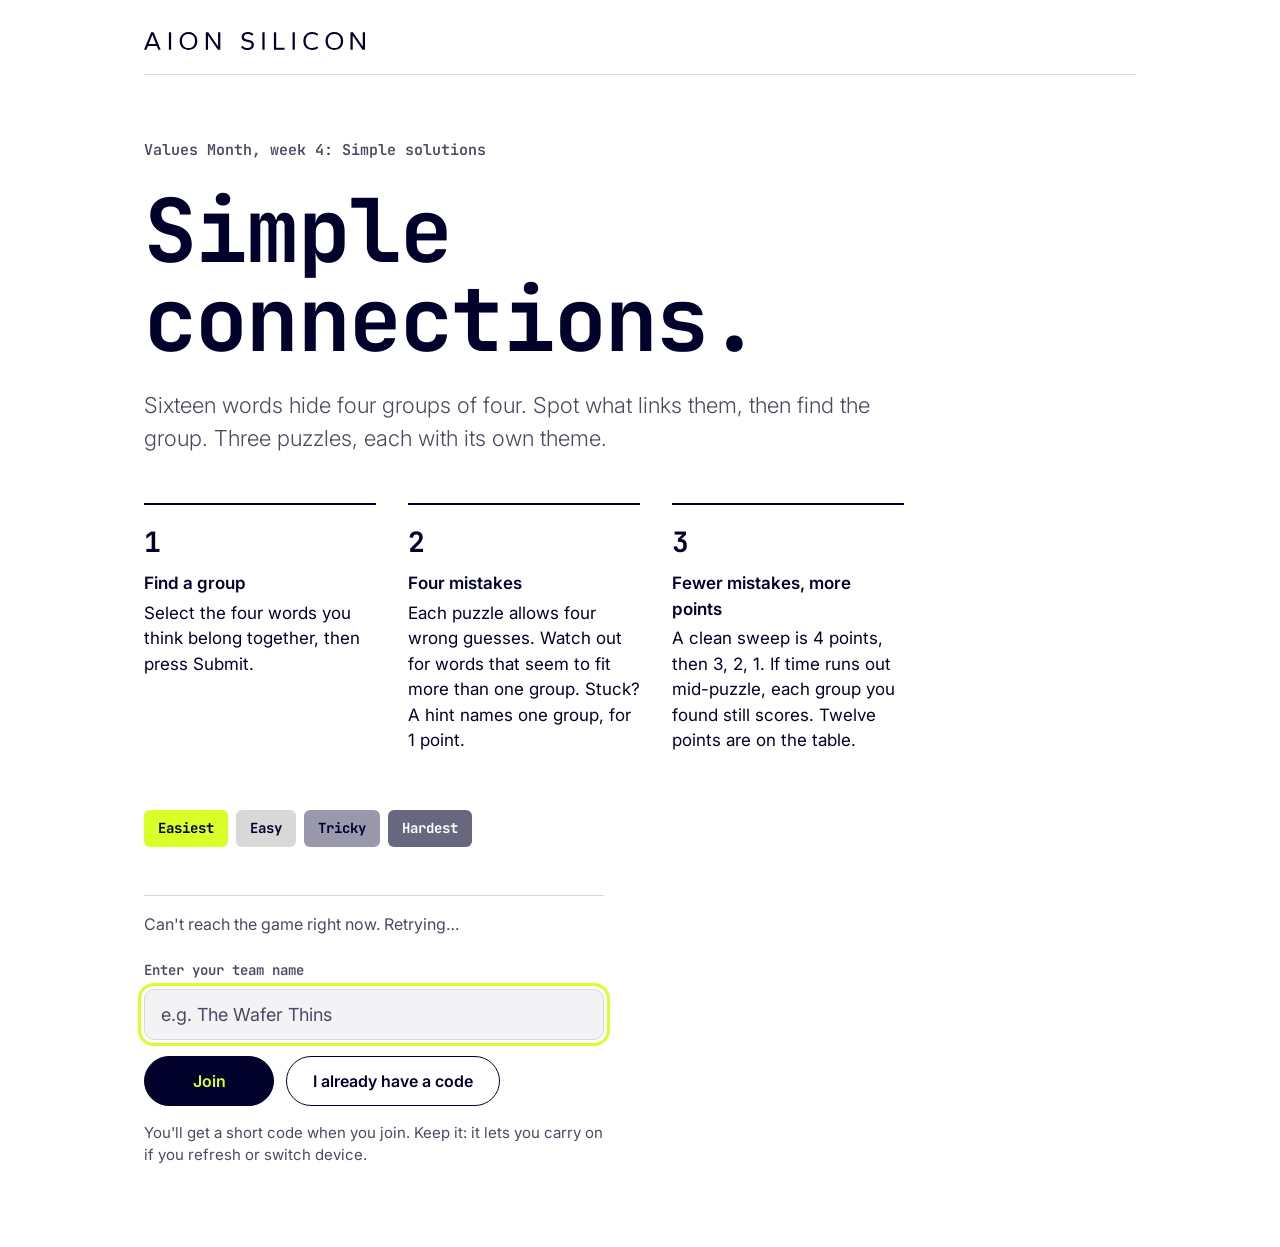
<file: index.html>
<!DOCTYPE html>
<html lang="en">
<head>
<meta charset="utf-8">
<meta name="viewport" content="width=device-width, initial-scale=1, viewport-fit=cover">
<script>
/* Freshness check. Browsers may keep an old copy of this page for up to ten
   minutes after an upload. If version.json says a newer version is live,
   reload into it, once. dev\stamp-version.ps1 sets the version. */
window.SC_VERSION = "20261120-1624";
(function () {
  try {
    fetch("version.json?t=" + Date.now(), { cache: "no-store" })
      .then(function (r) { return r.ok ? r.json() : null; })
      .then(function (v) {
        if (!v || !v.version || v.version === window.SC_VERSION) return;
        var seen = "simple-connections:fresh:" + v.version;
        if (sessionStorage.getItem(seen)) return;
        sessionStorage.setItem(seen, "1");
        location.replace(location.pathname + "?v=" + encodeURIComponent(v.version) + location.hash);
      })
      .catch(function () {});
  } catch (e) {}
})();
</script>
<title>Simple connections</title>
<link rel="icon" href="assets/favicon.svg">
<link rel="preconnect" href="https://fonts.googleapis.com">
<link rel="preconnect" href="https://fonts.gstatic.com" crossorigin>
<link href="https://fonts.googleapis.com/css2?family=Inter:wght@300;400;500;600&family=JetBrains+Mono:wght@500;600;700&display=swap" rel="stylesheet">
<link rel="stylesheet" href="assets/style.css?v=20261120-1624">
</head>
<body>
<div class="wrap">
  <header>
    <div>
      <img class="logo logo-light" alt="Aion Silicon" src="assets/logo-light.svg">
      <img class="logo logo-dark" alt="Aion Silicon" src="assets/logo-dark.svg">
    </div>
    <nav class="tabs" id="tabs" aria-label="Puzzles" hidden></nav>
    <div class="whoami" id="whoami" hidden>
      <span class="timer" id="timer" role="timer" aria-live="off" hidden><small id="timerLabel">Time left</small><span id="timerText">—</span></span>
      <span><b id="whoName"></b></span>
      <span class="codepill" id="whoCode" title="Your team code: use it to get back in"></span>
    </div>
  </header>

  <!-- 0. Not connected to a database yet -->
  <section class="intro" id="setup" hidden>
    <p class="kicker">Simple connections</p>
    <h1>Not set up yet.</h1>
    <p class="lede" id="setupMsg">This copy of the game isn't connected to its database. If you're the host, fill in <code>config.js</code> as the setup guide describes, then reload this page.</p>
  </section>

  <!-- 1. Join -->
  <section class="intro" id="join" hidden>
    <p class="kicker">Values Month, week 4: Simple solutions</p>
    <h1>Simple connections.</h1>
    <p class="lede">Sixteen words hide four groups of four. Spot what links them, then find the group. <span id="introPuzzles">Three puzzles</span>, each with its own theme.</p>
    <ol class="rules">
      <li><b>Find a group</b>Select the four words you think belong together, then press Submit.</li>
      <li><b>Four mistakes</b>Each puzzle allows four wrong guesses. Watch out for words that seem to fit more than one group.<span class="hint-rule"> Stuck? A hint names one group, for 1 point.</span></li>
      <li><b>Fewer mistakes, more points</b>A clean sweep is 4 points, then 3, 2, 1. If time runs out mid-puzzle, each group you found still scores. <span id="introPoints">Twelve points are</span> on the table.</li>
    </ol>
    <div class="sample" aria-label="Difficulty, easiest to hardest">
      <span class="g1">Easiest</span><span class="g2">Easy</span><span class="g3">Tricky</span><span class="g4">Hardest</span>
    </div>

    <p class="gamestate" id="gameState" aria-live="polite" hidden></p>

    <form class="join" id="joinForm" autocomplete="off">
      <div class="field" id="nameField">
        <label for="teamName">Enter your team name</label>
        <input id="teamName" name="teamName" maxlength="32" placeholder="e.g. The Wafer Thins" autocomplete="off">
      </div>
      <div class="field code" id="codeField" hidden>
        <label for="teamCode">Enter your team code</label>
        <input id="teamCode" name="teamCode" maxlength="5" placeholder="ABC12" autocapitalize="characters" autocomplete="off">
      </div>
      <p class="error" id="joinError" hidden></p>
      <div class="join-actions">
        <button class="btn primary" type="submit" id="startBtn">Join</button>
        <button class="btn" type="button" id="haveCodeBtn">I already have a code</button>
      </div>
      <p class="note" id="joinNote">You'll get a short code when you join. Keep it: it lets you carry on if you refresh or switch device.</p>
    </form>
  </section>

  <!-- 2. Lobby: joined, waiting for the host to start -->
  <section class="intro lobby" id="lobby" hidden>
    <p class="kicker">Lobby</p>
    <h1>You're in.</h1>
    <p class="waiting"><i aria-hidden="true"></i><span>Waiting on the host to launch the game.</span></p>
    <p class="lobby-sub">Every board appears at the same moment, right here. No need to refresh.</p>

    <div class="lobby-grid">
      <div class="ticket">
        <p class="label">Your team</p>
        <p class="teamname" id="lobbyName"></p>
        <p class="label">Team code</p>
        <p class="bigcode" id="lobbyCode"></p>
        <p class="note">Keep this code. If the page is lost, open the link again, choose "I already have a code" and type it in.</p>
      </div>

      <div class="roster">
        <div class="roster-head">
          <h2>Teams in the lobby.</h2>
          <span class="count" id="lobbyCount"></span>
        </div>
        <ul class="teams" id="lobbyTeams" aria-label="Teams in the lobby"></ul>
        <p class="note" id="lobbyAlone" hidden>You're the first here. Other teams appear as they join.</p>
      </div>
    </div>
    <p class="sr-only" id="lobbyAnnounce" aria-live="polite"></p>

    <div class="themes" id="lobbyThemes" hidden>
      <h2>Today's themes.</h2>
      <ol class="themelist" id="themeList"></ol>
    </div>

    <ol class="rules">
      <li><b>Find a group</b>Select four words that belong together, then press Submit.</li>
      <li><b>Four mistakes</b>Each puzzle allows four wrong guesses.<span class="hint-rule"> Stuck? A hint names one group, for 1 point.</span></li>
      <li><b>Fewer mistakes, more points</b>4 points for a clean sweep, then 3, 2, 1. Ties go to the quicker team.</li>
    </ol>
  </section>

  <!-- 3. Play -->
  <section class="game" id="game" hidden>
    <div class="prompt">
      <div>
        <p class="theme-kicker" id="pKicker">Puzzle 1</p>
        <h2 id="pTitle">Puzzle 1.</h2>
      </div>
      <p id="pSub">Create four groups of four.</p>
    </div>
    <div class="notice" id="timeUp" role="status" hidden><b id="timeUpTitle">Time's up.</b><span id="timeUpMsg">The host is about to close the round.</span></div>
    <div class="board" id="board" aria-live="polite"></div>
    <div id="play">
      <div class="status"><span>Mistakes left</span><div class="dots" id="dots" aria-label="Mistakes left"></div></div>
      <div class="controls">
        <button class="btn" id="shuffleBtn" type="button">Shuffle</button>
        <button class="btn" id="clearBtn" type="button">Deselect all</button>
        <button class="btn" id="hintBtn" type="button">Hint<span class="cost">−1 point</span></button>
        <button class="btn primary" id="submitBtn" type="button" disabled>Submit</button>
      </div>
      <div class="hintask" id="hintAsk" role="group" aria-labelledby="hintAskText" hidden>
        <p id="hintAskText">Reveal the name of one group? It costs 1 point on this puzzle.</p>
        <div class="btnrow">
          <button class="btn primary" id="hintYes" type="button">Reveal a group name</button>
          <button class="btn" id="hintNo" type="button">Cancel</button>
        </div>
      </div>
      <p class="hintnote" id="hintNote" hidden></p>
    </div>
    <div class="toast" id="toast" role="status"></div>
    <div class="end" id="end" hidden>
      <h3 id="endMsg"></h3>
      <span class="pts" id="endPts"></span>
      <button class="btn primary" id="nextBtn" type="button">Next puzzle</button>
    </div>
  </section>

  <!-- 4. Finished, or the host has frozen the round -->
  <section class="intro" id="finale" hidden>
    <p class="kicker" id="finKicker">That's a wrap</p>
    <h1 id="finTitle">All done.</h1>
    <p class="lede" id="finLede">Every group had one simple idea behind it. The trick was ignoring the words that looked like they fit. Wait for the host to reveal the scoreboard.</p>
    <p class="placing" id="finRank" hidden></p>
    <div class="card" id="scorecard">
      <h3>Your card.</h3>
      <div id="cardRows"></div>
    </div>
    <p><a class="btn" id="boardLink" href="scoreboard.html" hidden>See the scoreboard</a></p>
  </section>
</div>

<!-- Host has paused the game -->
<div class="curtain" id="curtain" hidden>
  <div>
    <h2>Paused by the host.</h2>
    <p>Hold tight: the game is paused right now. This page picks up exactly where you left off as soon as the host resumes it.</p>
  </div>
</div>

<script src="config.js?v=20261120-1624"></script>
<script src="assets/api.js?v=20261120-1624"></script>
<script src="assets/app.js?v=20261120-1624"></script>
</body>
</html>
</file>
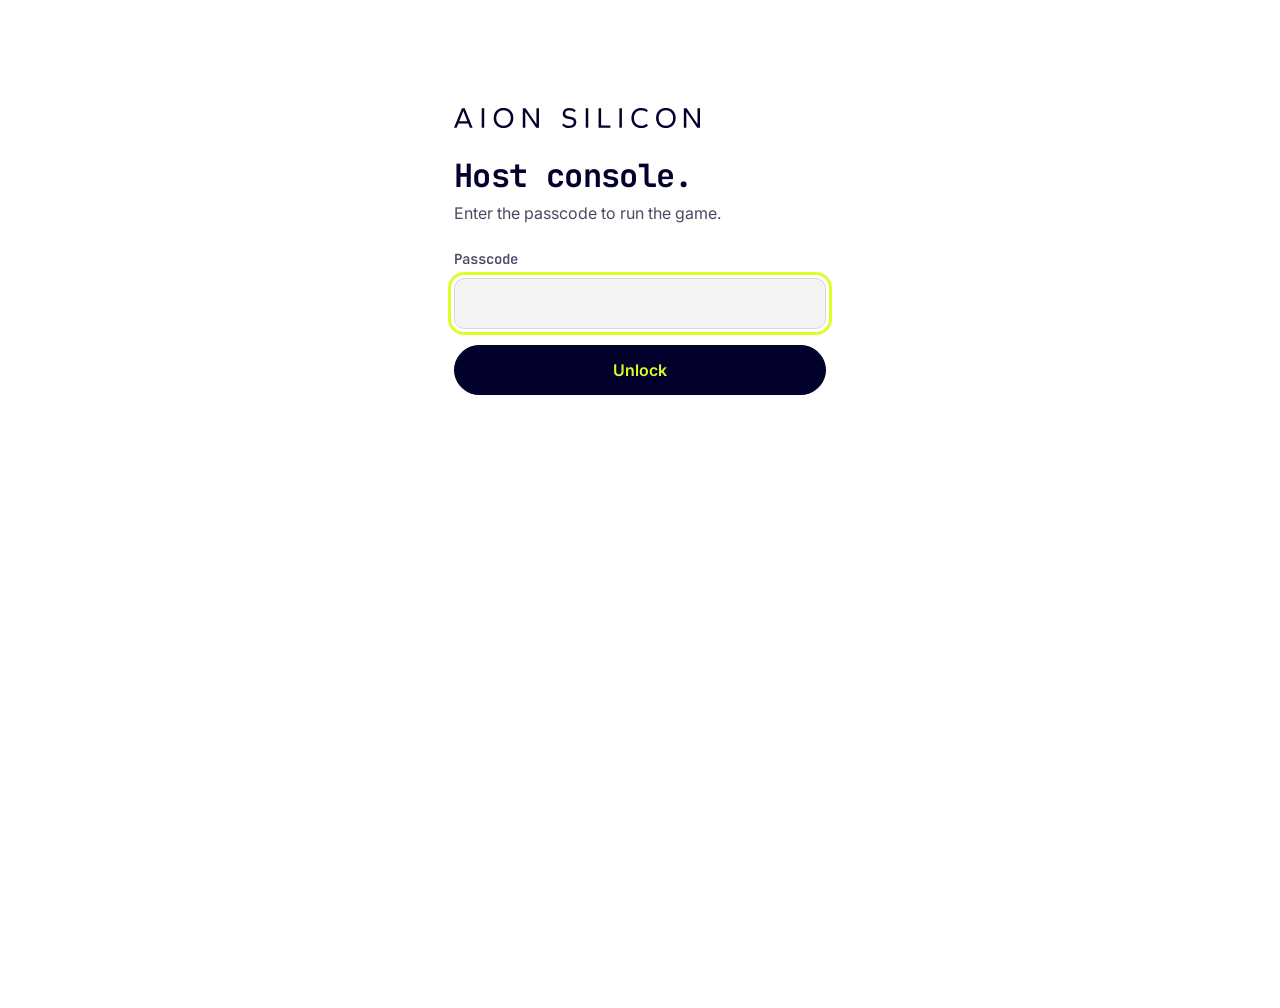
<file: admin.html>
<!DOCTYPE html>
<html lang="en">
<head>
<meta charset="utf-8">
<meta name="viewport" content="width=device-width, initial-scale=1">
<meta name="robots" content="noindex">
<script>
/* Freshness check. Browsers may keep an old copy of this page for up to ten
   minutes after an upload. If version.json says a newer version is live,
   reload into it, once. dev\stamp-version.ps1 sets the version. */
window.SC_VERSION = "20261120-1624";
(function () {
  try {
    fetch("version.json?t=" + Date.now(), { cache: "no-store" })
      .then(function (r) { return r.ok ? r.json() : null; })
      .then(function (v) {
        if (!v || !v.version || v.version === window.SC_VERSION) return;
        var seen = "simple-connections:fresh:" + v.version;
        if (sessionStorage.getItem(seen)) return;
        sessionStorage.setItem(seen, "1");
        location.replace(location.pathname + "?v=" + encodeURIComponent(v.version) + location.hash);
      })
      .catch(function () {});
  } catch (e) {}
})();
</script>
<title>Host console - Simple connections</title>
<link rel="icon" href="assets/favicon.svg">
<link rel="preconnect" href="https://fonts.googleapis.com">
<link rel="preconnect" href="https://fonts.gstatic.com" crossorigin>
<link href="https://fonts.googleapis.com/css2?family=Inter:wght@300;400;500;600&family=JetBrains+Mono:wght@500;600;700&display=swap" rel="stylesheet">
<link rel="stylesheet" href="assets/style.css?v=20261120-1624">
<link rel="stylesheet" href="assets/admin.css?v=20261120-1624">
</head>
<body>

<!-- Not connected to a database yet -->
<section class="login" id="setup" hidden>
  <img class="logo logo-light" alt="Aion Silicon" src="assets/logo-light.svg">
  <img class="logo logo-dark" alt="Aion Silicon" src="assets/logo-dark.svg">
  <h1>Not set up yet.</h1>
  <p>This copy of the game isn't connected to its database. Fill in <code>config.js</code> with your Supabase project's URL and key, as the setup guide describes, then reload.</p>
</section>

<!-- Passcode -->
<section class="login" id="login" hidden>
  <img class="logo logo-light" alt="Aion Silicon" src="assets/logo-light.svg">
  <img class="logo logo-dark" alt="Aion Silicon" src="assets/logo-dark.svg">
  <h1>Host console.</h1>
  <p>Enter the passcode to run the game.</p>
  <form class="join" id="loginForm" autocomplete="off">
    <div class="field">
      <label for="passcode">Passcode</label>
      <input id="passcode" type="password" required autocomplete="current-password">
    </div>
    <p class="error" id="loginError" hidden></p>
    <button class="btn primary" type="submit" id="unlockBtn">Unlock</button>
  </form>
</section>

<!-- Console -->
<div class="admin-wrap" id="console" hidden>
  <div class="adminbar">
    <div class="bar-left">
      <img class="logo logo-light" alt="Aion Silicon" src="assets/logo-light.svg">
      <img class="logo logo-dark" alt="Aion Silicon" src="assets/logo-dark.svg">
      <h1>Host console.</h1>
      <span class="pill" id="statusPill">—</span>
    </div>
    <div class="bar-actions">
      <a class="btn sm" href="how-to-play.html" target="_blank" rel="noopener">How to play</a>
      <button class="btn sm" type="button" id="presentBtn">Presentation mode</button>
      <button class="btn sm" type="button" id="exportBtn">Export CSV</button>
      <button class="btn sm" type="button" id="logoutBtn">Sign out</button>
    </div>
  </div>

  <p class="banner" id="banner" role="alert" hidden></p>

  <!-- The round: clock and controls -->
  <section class="round" aria-label="Round controls">
    <div class="round-clock">
      <p class="label" id="clockLabel">Time left</p>
      <p class="clock" id="clock" role="timer">—</p>
      <p class="note" id="clockNote"></p>
    </div>

    <div class="round-controls">
      <div class="field inline">
        <label for="roundLabel">Round name</label>
        <input id="roundLabel" maxlength="60" placeholder="Round 1">
      </div>

      <div class="ctl" id="lobbyControls" hidden>
        <div class="field inline narrow">
          <label for="minutes">Timer, in minutes (0 for none)</label>
          <input id="minutes" type="number" min="0" max="1440" step="1" value="30">
        </div>
        <div class="btnrow">
          <button class="btn primary" type="button" id="startBtn">Start the game</button>
        </div>
      </div>

      <div class="ctl btnrow" id="liveControls" hidden>
        <button class="btn sm" type="button" id="pauseBtn">Pause</button>
        <button class="btn sm" type="button" id="addMinBtn">+1 min</button>
        <button class="btn sm" type="button" id="setTimeBtn">Set time</button>
        <button class="btn sm" type="button" id="freezeBtn">Freeze and save scores</button>
      </div>

      <div class="ctl btnrow" id="frozenControls" hidden>
        <button class="btn sm primary" type="button" id="newRoundBtn">Start a new round</button>
        <button class="btn sm" type="button" id="unfreezeBtn">Unfreeze</button>
      </div>

      <label class="check"><input type="checkbox" id="lockBox"> Stop guesses when the time runs out</label>
      <label class="check"><input type="checkbox" id="hintsBox"> Allow hints (each one costs the team a point)</label>
    </div>
  </section>

  <div class="links">
    <span>Player link</span>
    <a id="playerLink" target="_blank" rel="noopener"></a>
    <button class="btn sm" type="button" id="copyLinkBtn">Copy</button>
    <span class="sep">Scoreboard</span>
    <a id="scoreLink" target="_blank" rel="noopener"></a>
  </div>

  <div class="summary">
    <div><b id="sTeams">0</b>teams joined</div>
    <div><b id="sPlaying">0</b>still playing</div>
    <div><b id="sDone">0</b>finished</div>
    <div><b id="sTop">—</b>leader</div>
    <div><b id="sUpdated">—</b>last updated</div>
  </div>

  <div id="tableBox"></div>
  <p class="note" style="margin-top:16px">Updates every 2 seconds. Players never see this page or each other's scores.</p>

  <section class="saved">
    <h2>Saved scoreboards.</h2>
    <p class="note">Freezing a round saves its scores here. Publish a round to show it on the public scoreboard page.</p>
    <div id="savedBox"></div>
  </section>

  <section class="danger-zone">
    <div class="btnrow">
      <button class="btn sm" type="button" id="newRoundBtn2">Start a new round</button>
      <button class="btn sm danger" type="button" id="resetBtn">Reset everything</button>
    </div>
    <p class="note">A new round clears the teams and keeps the saved scoreboards. Reset deletes the saved scoreboards too.</p>
  </section>
</div>

<!-- Presentation scoreboard -->
<div class="stage" id="stage" hidden>
  <div class="stage-head">
    <div>
      <img class="logo logo-light" alt="Aion Silicon" src="assets/logo-light.svg">
      <img class="logo logo-dark" alt="Aion Silicon" src="assets/logo-dark.svg">
    </div>
    <div class="stage-title">
      <p class="kicker" id="stageKicker"></p>
      <h2 id="stageTitle">Final scores.</h2>
    </div>
    <div class="stage-spacer"></div>
  </div>
  <div class="stage-body" id="stageBody"></div>
  <div class="stage-foot">
    <span class="hint" id="stageHint">Click Reveal to count down from last place.</span>
    <div class="btnrow">
      <button class="btn big" type="button" id="stageExit">Exit</button>
      <button class="btn big primary" type="button" id="revealBtn">Reveal</button>
    </div>
  </div>
</div>

<script src="config.js?v=20261120-1624"></script>
<script src="assets/api.js?v=20261120-1624"></script>
<script src="assets/admin.js?v=20261120-1624"></script>
</body>
</html>
</file>
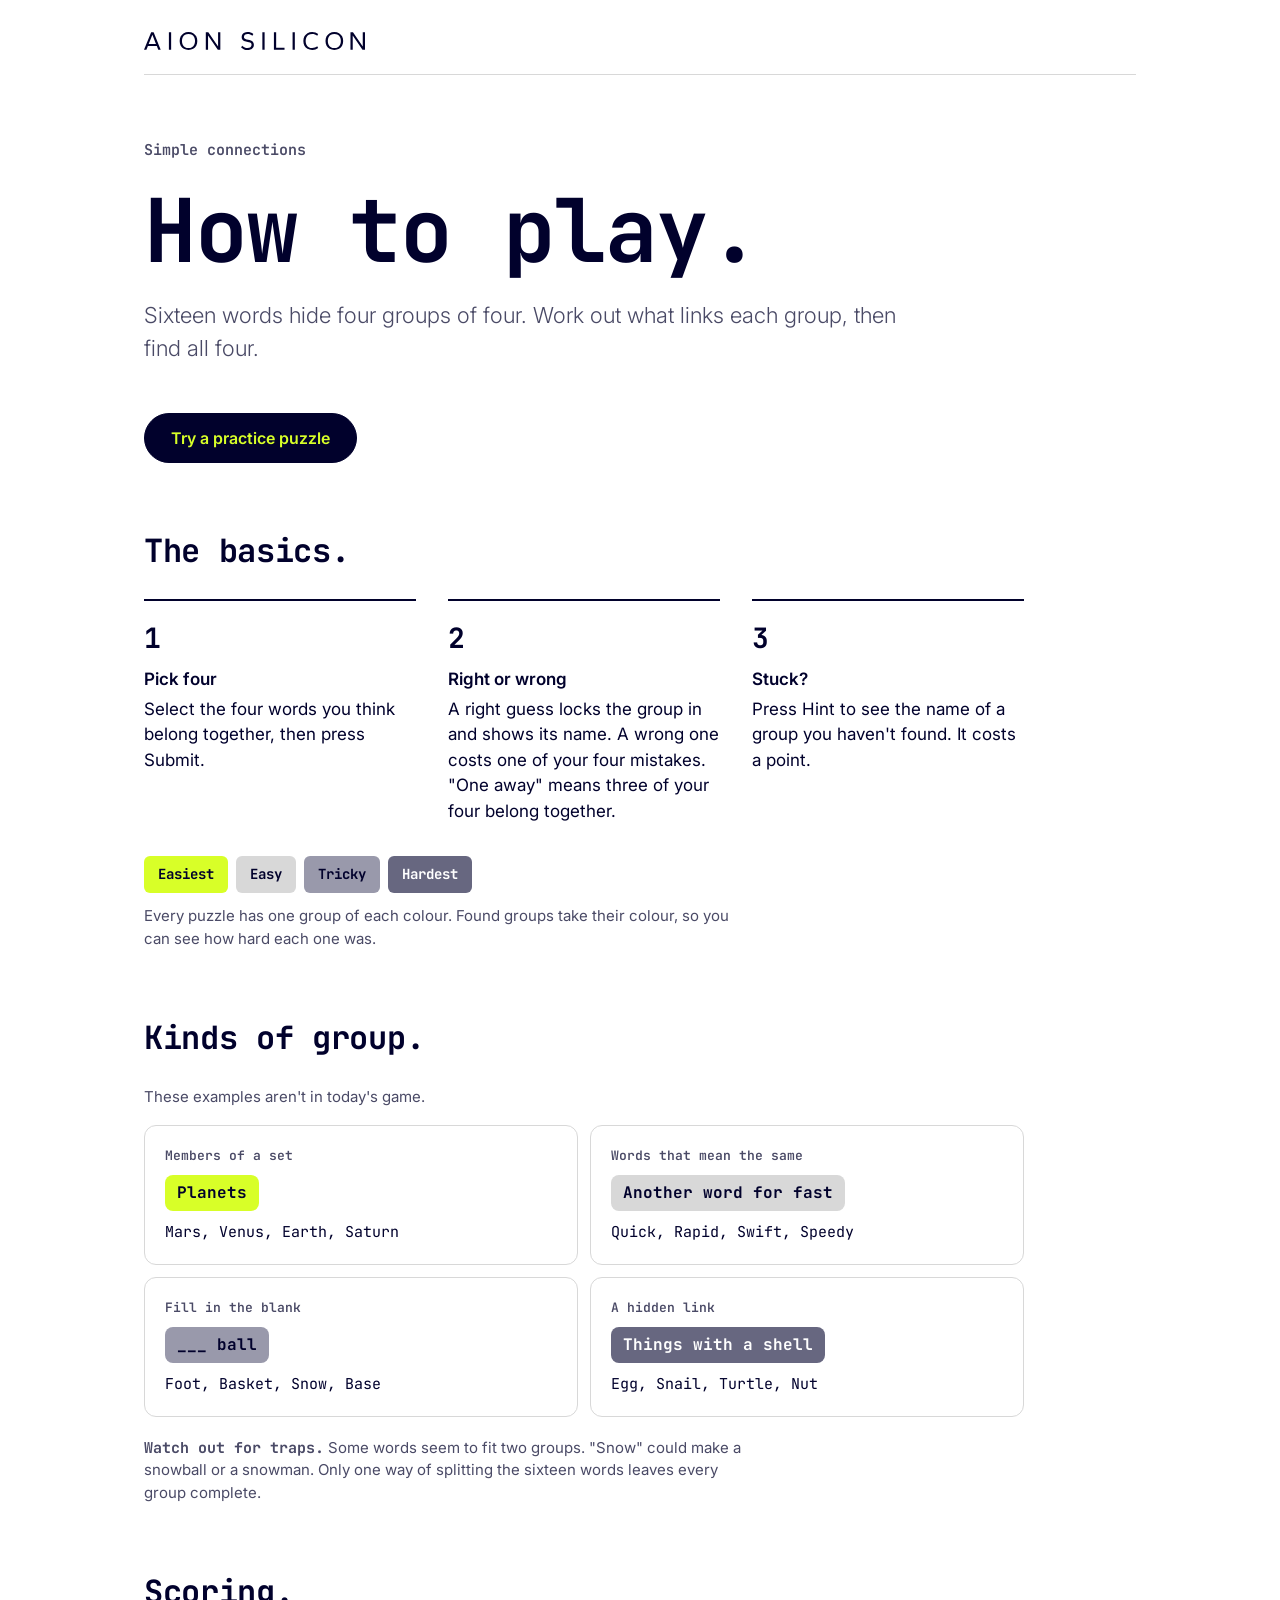
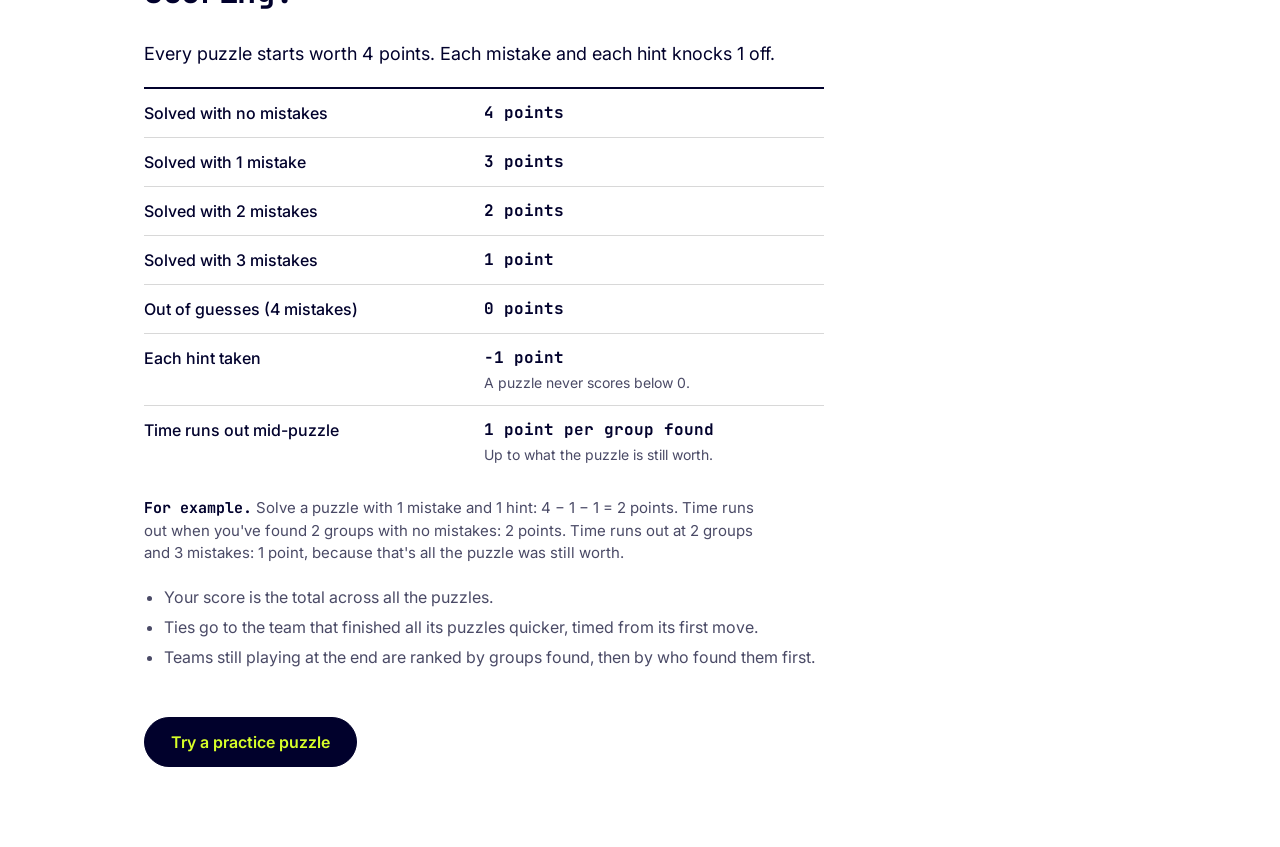
<file: how-to-play.html>
<!DOCTYPE html>
<html lang="en">
<head>
<meta charset="utf-8">
<meta name="viewport" content="width=device-width, initial-scale=1, viewport-fit=cover">
<script>
/* Freshness check. Browsers may keep an old copy of this page for up to ten
   minutes after an upload. If version.json says a newer version is live,
   reload into it, once. dev\stamp-version.ps1 sets the version. */
window.SC_VERSION = "20261120-1624";
(function () {
  try {
    fetch("version.json?t=" + Date.now(), { cache: "no-store" })
      .then(function (r) { return r.ok ? r.json() : null; })
      .then(function (v) {
        if (!v || !v.version || v.version === window.SC_VERSION) return;
        var seen = "simple-connections:fresh:" + v.version;
        if (sessionStorage.getItem(seen)) return;
        sessionStorage.setItem(seen, "1");
        location.replace(location.pathname + "?v=" + encodeURIComponent(v.version) + location.hash);
      })
      .catch(function () {});
  } catch (e) {}
})();
</script>
<title>How to play - Simple connections</title>
<link rel="icon" href="assets/favicon.svg">
<link rel="preconnect" href="https://fonts.googleapis.com">
<link rel="preconnect" href="https://fonts.gstatic.com" crossorigin>
<link href="https://fonts.googleapis.com/css2?family=Inter:wght@300;400;500;600&family=JetBrains+Mono:wght@500;600;700&display=swap" rel="stylesheet">
<link rel="stylesheet" href="assets/style.css?v=20261120-1624">
</head>
<body>
<div class="wrap">
  <header>
    <div>
      <img class="logo logo-light" alt="Aion Silicon" src="assets/logo-light.svg">
      <img class="logo logo-dark" alt="Aion Silicon" src="assets/logo-dark.svg">
    </div>
  </header>

  <!-- The guide -->
  <section class="intro howto" id="guide">
    <p class="kicker">Simple connections</p>
    <h1>How to play.</h1>
    <p class="lede">Sixteen words hide four groups of four. Work out what links each group, then find all four. <span id="today"></span></p>
    <p class="actions"><button class="btn primary" type="button" data-practice>Try a practice puzzle</button></p>

    <h2 class="section">The basics.</h2>
    <ol class="rules">
      <li><b>Pick four</b>Select the four words you think belong together, then press Submit.</li>
      <li><b>Right or wrong</b>A right guess locks the group in and shows its name. A wrong one costs one of your four mistakes. "One away" means three of your four belong together.</li>
      <li><b>Stuck?</b>Press Hint to see the name of a group you haven't found. It costs a point.</li>
    </ol>
    <div class="sample" aria-label="Difficulty, easiest to hardest">
      <span class="g1">Easiest</span><span class="g2">Easy</span><span class="g3">Tricky</span><span class="g4">Hardest</span>
    </div>
    <p class="note colours">Every puzzle has one group of each colour. Found groups take their colour, so you can see how hard each one was.</p>

    <h2 class="section">Kinds of group.</h2>
    <p class="note">These examples aren't in today's game.</p>
    <div class="kinds">
      <div class="kind">
        <p class="kind-type">Members of a set</p>
        <p class="kind-title g1">Planets</p>
        <p class="kind-words">Mars, Venus, Earth, Saturn</p>
      </div>
      <div class="kind">
        <p class="kind-type">Words that mean the same</p>
        <p class="kind-title g2">Another word for fast</p>
        <p class="kind-words">Quick, Rapid, Swift, Speedy</p>
      </div>
      <div class="kind">
        <p class="kind-type">Fill in the blank</p>
        <p class="kind-title g3">___ ball</p>
        <p class="kind-words">Foot, Basket, Snow, Base</p>
      </div>
      <div class="kind">
        <p class="kind-type">A hidden link</p>
        <p class="kind-title g4">Things with a shell</p>
        <p class="kind-words">Egg, Snail, Turtle, Nut</p>
      </div>
    </div>
    <p class="note trap"><b>Watch out for traps.</b> Some words seem to fit two groups. "Snow" could make a snowball or a snowman. Only one way of splitting the sixteen words leaves every group complete.</p>

    <h2 class="section">Scoring.</h2>
    <p class="scoring-lead">Every puzzle starts worth 4 points. Each mistake and each hint knocks 1 off.</p>
    <table class="scoring">
      <caption class="sr-only">Points for one puzzle</caption>
      <tbody>
        <tr><th scope="row">Solved with no mistakes</th><td>4 points</td></tr>
        <tr><th scope="row">Solved with 1 mistake</th><td>3 points</td></tr>
        <tr><th scope="row">Solved with 2 mistakes</th><td>2 points</td></tr>
        <tr><th scope="row">Solved with 3 mistakes</th><td>1 point</td></tr>
        <tr><th scope="row">Out of guesses (4 mistakes)</th><td>0 points</td></tr>
        <tr><th scope="row">Each hint taken</th><td>−1 point<span class="sub">A puzzle never scores below 0.</span></td></tr>
        <tr><th scope="row">Time runs out mid-puzzle</th><td>1 point per group found<span class="sub">Up to what the puzzle is still worth.</span></td></tr>
      </tbody>
    </table>
    <p class="note example"><b>For example.</b> Solve a puzzle with 1 mistake and 1 hint: 4 − 1 − 1 = 2 points. Time runs out when you've found 2 groups with no mistakes: 2 points. Time runs out at 2 groups and 3 mistakes: 1 point, because that's all the puzzle was still worth.</p>
    <ul class="scoring-notes">
      <li>Your score is the total across all the puzzles.</li>
      <li id="todayTotal" hidden></li>
      <li>Ties go to the team that finished all its puzzles quicker, timed from its first move.</li>
      <li>Teams still playing at the end are ranked by groups found, then by who found them first.</li>
    </ul>

    <p class="actions end-actions"><button class="btn primary" type="button" data-practice>Try a practice puzzle</button></p>
  </section>

  <!-- The practice puzzle: runs in this page only and never counts -->
  <section class="game practice" id="practice" hidden>
    <div class="prompt">
      <div>
        <p class="theme-kicker">Practice puzzle · doesn't count</p>
        <h2>Practice.</h2>
      </div>
      <p id="prSub">Create four groups of four.</p>
    </div>
    <div class="board" id="prBoard" aria-live="polite"></div>
    <div id="prPlay">
      <div class="status"><span>Mistakes left</span><div class="dots" id="prDots" aria-label="Mistakes left"></div></div>
      <p class="worth" id="prWorth"></p>
      <div class="controls">
        <button class="btn" id="prShuffle" type="button">Shuffle</button>
        <button class="btn" id="prClear" type="button">Deselect all</button>
        <button class="btn" id="prHint" type="button">Hint<span class="cost">−1 point</span></button>
        <button class="btn primary" id="prSubmit" type="button" disabled>Submit</button>
      </div>
      <div class="hintask" id="prHintAsk" role="group" aria-labelledby="prHintText" hidden>
        <p id="prHintText">Reveal the name of one group? It costs 1 point on this puzzle.</p>
        <div class="btnrow">
          <button class="btn primary" id="prHintYes" type="button">Reveal a group name</button>
          <button class="btn" id="prHintNo" type="button">Cancel</button>
        </div>
      </div>
    </div>
    <div class="toast" id="prToast" role="status"></div>
    <div class="end" id="prEnd" hidden>
      <h3 id="prEndMsg"></h3>
      <span class="pts" id="prEndPts"></span>
      <div class="controls">
        <button class="btn primary" id="prAgain" type="button">Play again</button>
        <button class="btn" id="prDone" type="button">Back to how to play</button>
      </div>
    </div>
    <p class="practice-leave" id="prLeaveRow"><button class="btn" id="prLeave" type="button">Back to how to play</button></p>
  </section>
</div>

<script src="config.js?v=20261120-1624"></script>
<script src="assets/api.js?v=20261120-1624"></script>
<script src="assets/practice.js?v=20261120-1624"></script>
</body>
</html>
</file>
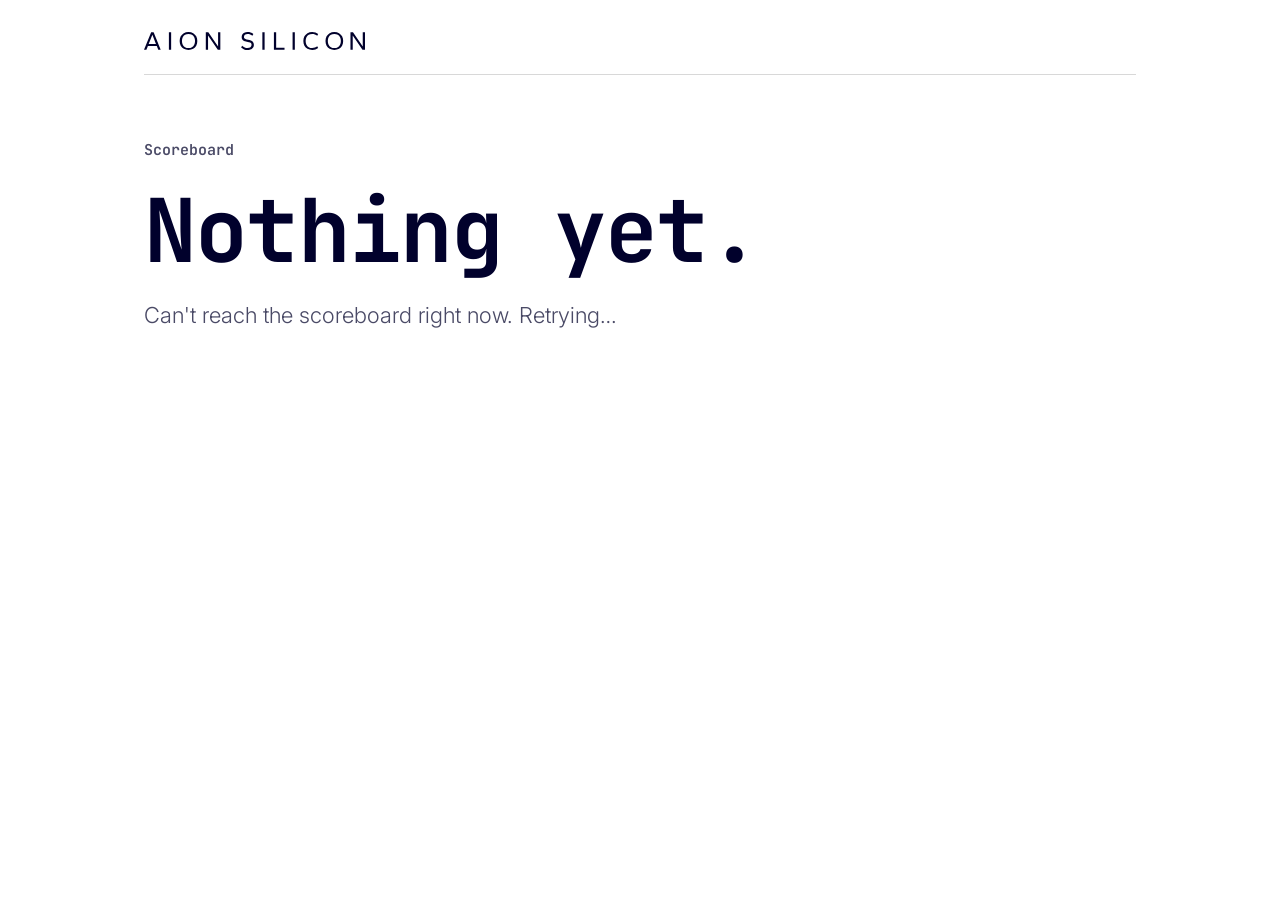
<file: scoreboard.html>
<!DOCTYPE html>
<html lang="en">
<head>
<meta charset="utf-8">
<meta name="viewport" content="width=device-width, initial-scale=1, viewport-fit=cover">
<script>
/* Freshness check. Browsers may keep an old copy of this page for up to ten
   minutes after an upload. If version.json says a newer version is live,
   reload into it, once. dev\stamp-version.ps1 sets the version. */
window.SC_VERSION = "20261120-1624";
(function () {
  try {
    fetch("version.json?t=" + Date.now(), { cache: "no-store" })
      .then(function (r) { return r.ok ? r.json() : null; })
      .then(function (v) {
        if (!v || !v.version || v.version === window.SC_VERSION) return;
        var seen = "simple-connections:fresh:" + v.version;
        if (sessionStorage.getItem(seen)) return;
        sessionStorage.setItem(seen, "1");
        location.replace(location.pathname + "?v=" + encodeURIComponent(v.version) + location.hash);
      })
      .catch(function () {});
  } catch (e) {}
})();
</script>
<title>Scoreboard - Simple connections</title>
<link rel="icon" href="assets/favicon.svg">
<link rel="preconnect" href="https://fonts.googleapis.com">
<link rel="preconnect" href="https://fonts.gstatic.com" crossorigin>
<link href="https://fonts.googleapis.com/css2?family=Inter:wght@300;400;500;600&family=JetBrains+Mono:wght@500;600;700&display=swap" rel="stylesheet">
<link rel="stylesheet" href="assets/style.css?v=20261120-1624">
</head>
<body>
<div class="wrap">
  <header>
    <div>
      <img class="logo logo-light" alt="Aion Silicon" src="assets/logo-light.svg">
      <img class="logo logo-dark" alt="Aion Silicon" src="assets/logo-dark.svg">
    </div>
    <nav class="tabs" id="rounds" aria-label="Saved rounds" hidden></nav>
  </header>

  <section class="intro" id="setup" hidden>
    <p class="kicker">Scoreboard</p>
    <h1>Not set up yet.</h1>
    <p class="lede">This copy of the game isn't connected to its database yet.</p>
  </section>

  <section class="intro" id="empty" hidden>
    <p class="kicker">Scoreboard</p>
    <h1>Nothing yet.</h1>
    <p class="lede" id="emptyMsg">The host hasn't published any scores. They'll appear here as soon as they do: this page checks every 20 seconds.</p>
  </section>

  <section class="scores" id="main" hidden>
    <p class="kicker" id="sbKicker"></p>
    <h1>Final scores.</h1>
    <p class="lede" id="sbMeta"></p>
    <div id="sbTable"></div>
    <p class="note" id="sbFoot">Points per puzzle: 4 for a clean sweep, then 3, 2, 1. Each hint costs a point. A puzzle still in play when the round closed scores 1 per group found, never more than solving would have. Ties go to the quicker team.</p>
  </section>
</div>

<script src="config.js?v=20261120-1624"></script>
<script src="assets/api.js?v=20261120-1624"></script>
<script src="assets/scoreboard.js?v=20261120-1624"></script>
</body>
</html>
</file>
<file: assets/style.css>
/* Simple connections - Aion Silicon brand.
   Tokens and game styles carried over from the original game, plus the
   lobby, timer, time's-up and round-over states of the web version.
   Greys are the Deep Blue tint scale (80/60/40/10%). */

:root{
  --bg:#ffffff; --surface:#f3f3f5; --text:#01012C; --muted:#4a4a66; --line:#d8d8d8;
  --tile:#e6e6ea; --tile-text:#01012C; --tile-hover:#d6d6de;
  --sel:#01012C; --sel-text:#ffffff;
  --btn:#ffffff; --btn-text:#01012C; --btn-line:#01012C;
  --primary:#01012C; --primary-text:#d8ff28;
  --g1:#d8ff28; --g1t:#01012C; --g2:#d8d8d8; --g2t:#01012C; --g3:#9999ab; --g3t:#01012C; --g4:#676780; --g4t:#ffffff;
  --dot:#01012C; --dot-off:#d8d8d8;
  --lemon:#d8ff28;
  --danger:#c62828;
  --mono:'JetBrains Mono', ui-monospace, 'SF Mono', Menlo, Consolas, monospace;
  --sans:Inter, 'Helvetica Neue', Arial, sans-serif;
  color-scheme:light;
  box-sizing:border-box;
  padding-top:env(safe-area-inset-top,0px); padding-bottom:env(safe-area-inset-bottom,0px);
}
@media (prefers-color-scheme: dark){
  :root:not([data-theme="light"]){
    --bg:#01012C; --surface:#0b0b3a; --text:#ffffff; --muted:#b6b6b6; --line:#343456;
    --tile:#343456; --tile-text:#ffffff; --tile-hover:#45456a;
    --sel:#ffffff; --sel-text:#01012C;
    --btn:#01012C; --btn-text:#ffffff; --btn-line:#b6b6b6;
    --primary:#d8ff28; --primary-text:#01012C;
    --dot:#d8ff28; --dot-off:#343456;
    --danger:#ff8a80;
    color-scheme:dark;
  }
}
:root[data-theme="dark"]{
  --bg:#01012C; --surface:#0b0b3a; --text:#ffffff; --muted:#b6b6b6; --line:#343456;
  --tile:#343456; --tile-text:#ffffff; --tile-hover:#45456a;
  --sel:#ffffff; --sel-text:#01012C;
  --btn:#01012C; --btn-text:#ffffff; --btn-line:#b6b6b6;
  --primary:#d8ff28; --primary-text:#01012C;
  --dot:#d8ff28; --dot-off:#343456;
  --danger:#ff8a80;
  color-scheme:dark;
}
*,*::before,*::after{box-sizing:border-box}
html{height:100%;scroll-padding-top:env(safe-area-inset-top,0px)}
body{margin:0;min-height:100%;background:var(--bg);color:var(--text);font-family:var(--sans);font-weight:400;line-height:1.5;-webkit-font-smoothing:antialiased}
button{font:inherit;cursor:pointer}
button:focus-visible,input:focus-visible,a:focus-visible{outline:3px solid #d8ff28;outline-offset:3px}
a{color:inherit}
.wrap{max-width:1040px;margin:0 auto;padding:24px 24px 48px}
header{display:flex;align-items:center;justify-content:space-between;gap:16px;padding:8px 0 24px;border-bottom:1px solid var(--line)}
.logo{height:18px;width:auto;display:block}
.logo-dark{display:none}
@media (prefers-color-scheme: dark){:root:not([data-theme="light"]) .logo-light{display:none}:root:not([data-theme="light"]) .logo-dark{display:block}}
:root[data-theme="dark"] .logo-light{display:none}:root[data-theme="dark"] .logo-dark{display:block}
.tabs{display:flex;gap:8px;flex-wrap:wrap}
.tab{background:transparent;color:var(--muted);border:1px solid var(--line);border-radius:999px;padding:6px 16px;font-family:var(--mono);font-size:14px;font-weight:600}
.tab[aria-current="true"]{background:var(--text);color:var(--bg);border-color:var(--text)}
.tab.done::after{content:" ✓"}
.tab:disabled{opacity:.45;cursor:not-allowed}

/* intro / join */
.intro{padding:64px 0 32px;max-width:760px}
.kicker{font-family:var(--mono);font-size:15px;font-weight:600;color:var(--muted);margin:0 0 24px}
h1{font-family:var(--mono);font-weight:700;font-size:clamp(44px,7vw,88px);line-height:1.02;letter-spacing:-0.02em;margin:0 0 24px}
.lede{font-size:clamp(18px,2vw,22px);color:var(--muted);max-width:60ch;margin:0 0 48px;font-weight:300}
.rules{display:grid;grid-template-columns:repeat(3,1fr);gap:32px;margin:0 0 56px;padding:0;list-style:none;counter-reset:r}
.rules li{counter-increment:r;border-top:2px solid var(--text);padding-top:16px;font-size:17px}
.rules li::before{content:counter(r);display:block;font-family:var(--mono);font-weight:700;font-size:28px;margin-bottom:8px}
.rules b{display:block;font-weight:600;margin-bottom:4px}
.sample{display:flex;gap:8px;margin:0 0 48px;flex-wrap:wrap}
.sample span{font-family:var(--mono);font-weight:700;font-size:14px;padding:8px 14px;border-radius:6px}

.join{display:flex;flex-direction:column;gap:16px;max-width:460px}
.field label{display:block;font-family:var(--mono);font-size:14px;font-weight:600;color:var(--muted);margin-bottom:8px}
.field input{width:100%;background:var(--surface);color:var(--text);border:1.5px solid var(--line);border-radius:10px;padding:14px 16px;font:600 18px var(--sans)}
.field input::placeholder{color:var(--muted);font-weight:400}
.field.code input{font-family:var(--mono);letter-spacing:.18em;text-transform:uppercase}
.error{margin:0;color:var(--danger);font-size:15px;font-weight:500}
.note{margin:0;color:var(--muted);font-size:15px}
.join-actions{display:flex;gap:12px;flex-wrap:wrap;align-items:center}

/* what the game is doing, shown above the join form */
.gamestate{display:flex;align-items:baseline;gap:12px;flex-wrap:wrap;margin:0 0 24px;padding:16px 0 0;border-top:1px solid var(--line);font-size:16px;color:var(--muted);max-width:460px}
.gamestate b{font-family:var(--mono);font-weight:700;color:var(--text)}

/* the team's own code, shown in the header once they are in */
.whoami{display:flex;align-items:center;gap:10px;flex-wrap:wrap;font-size:14px;color:var(--muted)}
.whoami b{color:var(--text);font-weight:600}
.codepill{font-family:var(--mono);font-weight:700;letter-spacing:.14em;background:var(--surface);border:1px solid var(--line);border-radius:999px;padding:4px 12px;color:var(--text)}

/* the countdown, shown in the header */
.timer{display:inline-flex;align-items:baseline;gap:8px;font-family:var(--mono);font-weight:700;font-size:15px;border:1px solid var(--line);border-radius:999px;padding:4px 14px;color:var(--text);font-variant-numeric:tabular-nums}
.timer small{font-size:12px;font-weight:600;color:var(--muted)}
.timer.low{background:var(--lemon);border-color:var(--lemon);color:#01012C}
.timer.low small{color:#01012C}
.timer.up{background:var(--text);border-color:var(--text);color:var(--bg)}
.timer.up small{color:var(--bg)}

/* lobby: your team, everyone waiting, and the host's go */
.intro.lobby{max-width:980px}
.waiting{display:flex;align-items:flex-start;gap:12px;font-family:var(--mono);font-weight:600;font-size:clamp(16px,1.8vw,19px);line-height:1.4;margin:0 0 8px}
.waiting i{width:10px;height:10px;margin-top:.45em;border-radius:50%;background:var(--lemon);display:block;flex-shrink:0;animation:breathe 1.6s ease-in-out infinite;outline:1px solid var(--line)}
.lobby-sub{color:var(--muted);font-size:16px;margin:0 0 40px}
.lobby-grid{display:grid;grid-template-columns:minmax(0,5fr) minmax(0,7fr);gap:24px;align-items:start;margin:0 0 56px}
.ticket{border:1px solid var(--line);border-radius:12px;padding:24px}
.ticket .label{font-family:var(--mono);font-size:14px;font-weight:600;color:var(--muted);margin:0 0 8px}
.ticket .teamname{font-family:var(--mono);font-weight:700;font-size:clamp(24px,3vw,34px);line-height:1.15;margin:0 0 24px;overflow-wrap:anywhere}
.ticket .bigcode{font-family:var(--mono);font-weight:700;font-size:clamp(28px,4vw,40px);letter-spacing:.16em;margin:0 0 12px;line-height:1.1}
.roster{border:1px solid var(--line);border-radius:12px;padding:24px}
.roster-head{display:flex;align-items:baseline;justify-content:space-between;gap:16px;margin:0 0 16px}
.roster-head h2{font-family:var(--mono);font-size:18px;font-weight:700;margin:0}
.roster .count{font-family:var(--mono);font-size:14px;font-weight:600;color:var(--muted);white-space:nowrap}
.teams{list-style:none;margin:0;padding:0;display:flex;flex-wrap:wrap;gap:8px}
.teams li{display:inline-flex;align-items:center;gap:8px;max-width:100%;font-family:var(--mono);font-weight:600;font-size:15px;line-height:1.3;padding:8px 14px;border-radius:999px;background:var(--surface);border:1px solid var(--line);overflow-wrap:anywhere}
.teams li.you{background:var(--lemon);border-color:var(--lemon);color:#01012C}
.teams li .tag{font-size:11px;font-weight:700;border:1px solid currentColor;border-radius:999px;padding:1px 7px;opacity:.75}
.teams li.arrived{animation:arrive .45s ease-out}
.roster .note{margin:16px 0 0}
.themes{margin:0 0 56px}
.themes h2{font-family:var(--mono);font-size:18px;font-weight:700;margin:0 0 16px}
.themelist{list-style:none;margin:0;padding:0;display:grid;grid-template-columns:repeat(auto-fill,minmax(170px,1fr));gap:8px;counter-reset:theme}
.themelist li{counter-increment:theme;display:flex;align-items:baseline;gap:10px;border:1px solid var(--line);border-radius:10px;padding:12px 14px;font-family:var(--mono);font-weight:600;font-size:15px}
.themelist li::before{content:counter(theme);font-weight:700;color:var(--muted)}

/* the team's final place, once the host publishes */
.placing{font-family:var(--mono);font-weight:700;font-size:clamp(22px,3vw,32px);margin:-16px 0 32px}
.placing.top{display:inline-block;background:var(--lemon);color:#01012C;padding:6px 16px;border-radius:10px}
.sr-only{position:absolute;width:1px;height:1px;padding:0;margin:-1px;overflow:hidden;clip:rect(0 0 0 0);white-space:nowrap;border:0}
@media (max-width:760px){
  .lobby-grid{grid-template-columns:1fr}
}

/* game */
.game{padding-top:32px}
.prompt{display:flex;justify-content:space-between;align-items:flex-end;gap:16px;margin:0 0 24px;flex-wrap:wrap}
.prompt h2{font-family:var(--mono);font-weight:700;font-size:clamp(30px,4.2vw,48px);line-height:1.05;margin:0;letter-spacing:-0.02em}
.prompt p{margin:0;color:var(--muted);font-size:16px}
.prompt .theme-kicker{font-family:var(--mono);font-size:14px;font-weight:600;margin:0 0 6px}
.notice{border:1.5px solid var(--text);border-radius:10px;padding:14px 18px;margin:0 0 16px;font-size:16px}
.notice b{font-family:var(--mono);font-weight:700;margin-right:6px}
.board{display:grid;gap:10px}
.solved{border-radius:10px;padding:clamp(14px,2.2vh,22px) 16px;text-align:center;animation:pop .35s ease-out}
.solved h3{font-family:var(--mono);font-weight:700;font-size:clamp(17px,1.9vw,22px);margin:0 0 4px}
.solved p{margin:0;font-family:var(--mono);font-size:clamp(14px,1.5vw,18px);font-weight:500}
.solved.missed{opacity:.72;border:1px dashed var(--line)}
.g1{background:var(--g1);color:var(--g1t)}.g2{background:var(--g2);color:var(--g2t)}.g3{background:var(--g3);color:var(--g3t)}.g4{background:var(--g4);color:var(--g4t)}
.grid{display:grid;grid-template-columns:repeat(4,1fr);gap:10px}
.tile{background:var(--tile);color:var(--tile-text);border:0;border-radius:10px;height:clamp(64px,12vh,112px);padding:8px;font-family:var(--mono);font-weight:700;font-size:clamp(15px,1.9vw,24px);line-height:1.15;transition:background .12s, transform .12s;overflow-wrap:anywhere;user-select:none}
.tile.long{font-size:clamp(12px,1.45vw,19px)}
.tile:hover:not(:disabled){background:var(--tile-hover)}
.tile[aria-pressed="true"]{background:var(--sel);color:var(--sel-text)}
.tile:active:not(:disabled){transform:scale(.97)}
.tile:disabled{cursor:default}
.board.locked .tile{opacity:.55}
.shake{animation:shake .4s}
.status{display:flex;justify-content:center;align-items:center;gap:12px;margin:28px 0 20px;font-size:16px;color:var(--muted)}
.dots{display:flex;gap:8px}
.dots i{width:14px;height:14px;border-radius:50%;background:var(--dot);display:block;transition:background .2s}
.dots i.used{background:var(--dot-off)}
.controls{display:flex;justify-content:center;gap:12px;flex-wrap:wrap}
.btn{display:inline-block;text-decoration:none;text-align:center;background:var(--btn);color:var(--btn-text);border:1.5px solid var(--btn-line);border-radius:999px;padding:12px 26px;font-weight:600;font-size:16px;min-width:130px}
.btn.primary{background:var(--primary);color:var(--primary-text);border-color:var(--primary)}
.btn:disabled{opacity:.4;cursor:not-allowed}
.toast{min-height:48px;display:flex;justify-content:center;align-items:center;margin-top:20px}
.toast span{background:var(--text);color:var(--bg);padding:10px 18px;border-radius:8px;font-weight:600;font-size:16px;animation:pop .2s ease-out}
.end{text-align:center;margin-top:8px}
.end h3{font-family:var(--mono);font-size:clamp(22px,2.6vw,30px);margin:0 0 16px}
.end .pts{display:block;font-family:var(--mono);font-size:16px;color:var(--muted);margin-bottom:20px}

/* hints: a group's name bought for a point */
.hintbar{display:flex;align-items:center;gap:12px;border:1.5px dashed var(--line);border-radius:10px;padding:12px 16px;animation:pop .3s ease-out}
.hintbar .swatch{width:14px;height:14px;border-radius:4px;flex-shrink:0}
.hintbar .k{font-family:var(--mono);font-size:13px;font-weight:700;color:var(--muted)}
.hintbar b{font-family:var(--mono);font-weight:700}
.btn .cost{font-family:var(--mono);font-size:12px;font-weight:600;opacity:.7;margin-left:8px}
.hintask{max-width:520px;margin:20px auto 0;border:1.5px solid var(--text);border-radius:12px;padding:20px;text-align:center}
.hintask p{margin:0 0 16px;font-size:16px}
.hintask .btnrow{display:flex;gap:12px;justify-content:center;flex-wrap:wrap}
.hintnote{text-align:center;color:var(--muted);font-size:15px;margin:16px 0 0}

/* your own scorecard on the finish screen */
.card{border:1px solid var(--line);border-radius:12px;padding:20px 24px;margin:0 0 32px;max-width:520px}
.card h3{font-family:var(--mono);font-size:18px;margin:0 0 16px}
.cardrow{display:flex;justify-content:space-between;gap:16px;padding:8px 0;border-top:1px solid var(--line);font-size:16px}
.cardrow b{font-family:var(--mono);font-weight:700}
.cardrow.total{border-top:2px solid var(--text);font-weight:600}

/* host paused */
.curtain{position:fixed;inset:0;background:var(--bg);display:flex;align-items:center;justify-content:center;padding:24px;z-index:40;text-align:center}
.curtain div{max-width:520px}
.curtain h2{font-family:var(--mono);font-size:clamp(28px,4vw,44px);margin:0 0 16px}
.curtain p{color:var(--muted);font-size:18px;margin:0}

/* how to play */
.intro.howto{max-width:880px}
.howto h2.section{font-family:var(--mono);font-weight:700;font-size:clamp(24px,2.8vw,32px);margin:64px 0 24px;letter-spacing:-0.01em}
.howto .actions{margin:0}
.howto .end-actions{margin:48px 0 0}
.howto .rules{margin-bottom:32px}
.howto .sample{margin-bottom:12px}
.howto .note{max-width:68ch}
.kinds{display:grid;grid-template-columns:repeat(2,minmax(0,1fr));gap:12px;margin:16px 0 20px}
.kind{border:1px solid var(--line);border-radius:12px;padding:20px}
.kind p{margin:0}
.kind .kind-type{font-family:var(--mono);font-size:13px;font-weight:600;color:var(--muted);margin:0 0 10px}
.kind .kind-title{display:inline-block;font-family:var(--mono);font-weight:700;font-size:16px;padding:6px 12px;border-radius:8px;margin:0 0 10px}
.kind .kind-words{font-family:var(--mono);font-size:15px}
.note.trap b{font-family:var(--mono)}
.scoring{width:100%;max-width:680px;border-collapse:collapse;font-size:16px;margin:0 0 20px}
.scoring th,.scoring td{text-align:left;padding:12px 0;border-top:1px solid var(--line);vertical-align:top}
.scoring th{font-weight:500;padding-right:24px}
.scoring td{font-family:var(--mono);font-weight:700}
.scoring th{width:50%}
.scoring td .sub{display:block;font-family:var(--sans);font-weight:400;font-size:14px;color:var(--muted);margin-top:2px}
.scoring-lead{font-size:18px;margin:0 0 20px;max-width:60ch}
.note.example{margin:0 0 20px}
.note.example b{font-family:var(--mono);color:var(--text)}
.scoring tr:first-child th,.scoring tr:first-child td{border-top:2px solid var(--text)}
.scoring-notes{margin:0;padding-left:20px;color:var(--muted);max-width:68ch}
.scoring-notes li{margin:6px 0}
.worth{text-align:center;color:var(--muted);font-size:15px;font-family:var(--mono);margin:-8px 0 16px}
.worth span{white-space:nowrap}
.practice-leave{text-align:center;margin:32px 0 0}
@media (max-width:640px){.kinds{grid-template-columns:1fr}}

/* public scoreboard */
.scores{padding:48px 0 32px}
.scores .lede{margin-bottom:32px}
.sb{list-style:none;margin:0 0 32px;padding:0;display:grid;gap:8px;max-width:880px}
.sbrow{display:grid;grid-template-columns:3ch minmax(0,1fr) auto 6ch 6ch;gap:16px;align-items:center;padding:14px 20px;border-radius:12px;background:var(--surface)}
.sbrow .rank{font-family:var(--mono);font-weight:700;color:var(--muted);text-align:right}
.sbrow .nm{font-family:var(--mono);font-weight:700;font-size:clamp(16px,2vw,22px);overflow:hidden;text-overflow:ellipsis;white-space:nowrap}
.sbrow .bd{display:flex;gap:6px}
.sbrow .bd i{width:14px;height:14px;border-radius:3px;display:block;background:var(--dot-off)}
.sbrow .bd i[data-p="4"]{background:var(--g1)}
.sbrow .bd i[data-p="3"]{background:var(--g2)}
.sbrow .bd i[data-p="2"]{background:var(--g3)}
.sbrow .bd i[data-p="1"]{background:var(--g4)}
.sbrow .pts{font-family:var(--mono);font-weight:700;font-size:clamp(16px,2vw,22px);text-align:right}
.sbrow .tm{font-family:var(--mono);font-size:14px;color:var(--muted);text-align:right}
.sbrow.first{background:var(--lemon);color:#01012C}
.sbrow.first .rank,.sbrow.first .tm{color:#01012C}
.sbrow.first .bd i{outline:1px solid rgba(1,1,44,.25)}
@media (max-width:560px){
  .sbrow{grid-template-columns:2.5ch minmax(0,1fr) auto;gap:12px;padding:12px 14px}
  .sbrow .bd,.sbrow .tm{display:none}
}

@keyframes pop{from{transform:scale(.96);opacity:0}to{transform:none;opacity:1}}
@keyframes shake{0%,100%{transform:none}20%{transform:translateX(-6px)}40%{transform:translateX(6px)}60%{transform:translateX(-4px)}80%{transform:translateX(4px)}}
@keyframes breathe{0%,100%{opacity:1}50%{opacity:.25}}
@keyframes arrive{0%{transform:scale(.6);opacity:0}70%{transform:scale(1.06);opacity:1}100%{transform:none}}
@media (prefers-reduced-motion: reduce){*{animation:none!important;transition:none!important}}
@media (max-width:640px){
  .rules{grid-template-columns:1fr;gap:20px}
  .grid{gap:6px}.board{gap:6px}
  .btn{min-width:0;padding:10px 18px}
  .intro{padding:32px 0 24px}
  header{flex-wrap:wrap}
}
/* On a phone the longest words (Relationships, Commitments) would break
   mid-word, so step them down instead. */
@media (max-width:480px){
  .wrap{padding:16px 16px 40px}
  .tile{height:clamp(58px,10.5vh,92px);font-size:clamp(13px,3.7vw,19px);padding:4px}
  .tile.long{font-size:clamp(8.5px,2.4vw,14px);letter-spacing:-0.03em}
  .solved h3{font-size:16px}
  .solved p{font-size:13px}
}
[hidden]{display:none!important}
</file>
<file: assets/admin.css>
/* Host console + presentation scoreboard.
   The presentation view is sized for a 1080p screen share. */

.admin-wrap{max-width:1400px;margin:0 auto;padding:24px 28px 64px}
.adminbar{display:flex;align-items:center;justify-content:space-between;gap:16px;padding:8px 0 20px;border-bottom:1px solid var(--line);flex-wrap:wrap}
.adminbar h1{font-family:var(--mono);font-size:26px;font-weight:700;margin:0;letter-spacing:-0.01em}
.bar-left{display:flex;align-items:center;gap:18px;flex-wrap:wrap}
.bar-actions,.btnrow{display:flex;gap:10px;flex-wrap:wrap;align-items:center}

.pill{font-family:var(--mono);font-size:13px;font-weight:700;border-radius:999px;padding:5px 14px;border:1px solid var(--line)}
.pill.live{background:var(--lemon);color:#01012C;border-color:var(--lemon)}
.pill.up{background:var(--text);color:var(--bg);border-color:var(--text)}
.pill.lobby,.pill.paused,.pill.frozen{background:transparent;color:var(--muted)}

.btn.sm{padding:8px 18px;font-size:14px;min-width:0}
.btn.danger{border-color:var(--danger);color:var(--danger)}
.btn.danger:hover{background:var(--danger);color:#fff}
.btn.big{padding:16px 40px;font-size:19px}

.login{max-width:420px;margin:12vh auto 0;padding:0 24px;text-align:left}
.login .logo{height:20px;margin-bottom:32px}
.login h1{font-family:var(--mono);font-size:32px;margin:0 0 8px}
.login p{color:var(--muted);margin:0 0 24px}

.banner{margin:16px 0 0;padding:12px 16px;border:1.5px solid var(--danger);border-radius:10px;color:var(--text);font-weight:500}

/* the round panel */
.round{display:grid;grid-template-columns:minmax(220px,320px) 1fr;gap:32px;align-items:start;margin:24px 0 0;padding:24px;border:1px solid var(--line);border-radius:12px}
.round-clock .label{font-family:var(--mono);font-size:14px;font-weight:600;color:var(--muted);margin:0 0 4px}
.clock{font-family:var(--mono);font-weight:700;font-size:clamp(48px,6vw,80px);line-height:1;margin:0 0 12px;letter-spacing:-0.02em;font-variant-numeric:tabular-nums}
.clock.small{font-size:clamp(28px,3vw,40px)}
.clock.low{background:var(--lemon);color:#01012C;display:inline-block;padding:4px 12px;border-radius:10px}
.round-controls{display:flex;flex-direction:column;gap:16px}
.ctl{display:flex;flex-wrap:wrap;gap:16px;align-items:flex-end}
.field.inline{max-width:420px}
.field.inline.narrow{max-width:240px}
.field.inline input{padding:10px 14px;font-size:16px}
.check{display:flex;align-items:center;gap:10px;font-size:15px;color:var(--muted);cursor:pointer}
.check input{width:18px;height:18px;accent-color:var(--text)}

.links{display:flex;align-items:center;gap:12px;flex-wrap:wrap;margin:20px 0 0;font-size:15px}
.links span{font-family:var(--mono);font-size:13px;font-weight:600;color:var(--muted)}
.links .sep{margin-left:16px}
.links a{font-weight:500;overflow-wrap:anywhere}

.summary{display:flex;gap:28px;flex-wrap:wrap;margin:28px 0 20px;font-size:15px;color:var(--muted)}
.summary b{font-family:var(--mono);font-size:22px;color:var(--text);display:block;font-weight:700}

table.live{width:100%;border-collapse:collapse;font-size:15px}
table.live th{text-align:left;font-family:var(--mono);font-size:13px;font-weight:700;color:var(--muted);padding:10px 12px;border-bottom:2px solid var(--text);white-space:nowrap}
table.live td{padding:12px;border-bottom:1px solid var(--line);vertical-align:middle}
table.live td.num,table.live th.num{text-align:center;font-family:var(--mono);font-weight:700}
table.live tr:hover td{background:var(--surface)}
.tablewrap{overflow-x:auto}
.tname{font-weight:600;font-size:16px}
.tcode{font-family:var(--mono);font-size:12px;color:var(--muted);letter-spacing:.12em}
.chip{display:inline-block;font-family:var(--mono);font-size:12px;font-weight:700;border-radius:6px;padding:3px 9px;border:1px solid var(--line);color:var(--muted);white-space:nowrap}
.chip.live{background:var(--text);color:var(--bg);border-color:var(--text)}
.chip.done{background:var(--lemon);color:#01012C;border-color:var(--lemon)}
.pcell{display:flex;flex-direction:column;gap:2px;align-items:center;font-family:var(--mono)}
.pcell b{font-size:17px;font-weight:700}
.pcell span{font-size:11px;color:var(--muted);font-weight:500}
.pcell.locked{opacity:.3}
.empty{padding:48px 0;text-align:center;color:var(--muted)}

/* saved scoreboards */
.saved{margin:56px 0 0;padding-top:24px;border-top:1px solid var(--line)}
.saved h2{font-family:var(--mono);font-size:22px;margin:0 0 8px}
.saved .note{margin:0 0 16px}
.result{display:grid;grid-template-columns:1fr auto;gap:16px;align-items:center;padding:16px 0;border-top:1px solid var(--line)}
.result h3{font-family:var(--mono);font-size:17px;margin:0 0 4px}
.result p{margin:0;color:var(--muted);font-size:14px}
.result .chip{margin-left:8px;vertical-align:middle}

.danger-zone{margin:48px 0 0;padding-top:24px;border-top:1px solid var(--line)}
.danger-zone .note{margin-top:12px}

@media (max-width:820px){
  .round{grid-template-columns:1fr}
}

/* ---------------------------------------------------- presentation mode */

.stage{position:fixed;inset:0;background:var(--bg);z-index:60;display:flex;flex-direction:column;padding:2.5vh 4vw}
.stage-head{display:flex;align-items:center;justify-content:space-between;gap:24px;padding-bottom:2vh;flex-shrink:0}
.stage-head .logo{height:26px}
.stage-title{text-align:center}
.stage-title .kicker{margin:0 0 4px;font-size:clamp(14px,1.2vw,20px)}
.stage-head h2{font-family:var(--mono);font-size:clamp(28px,3.4vw,52px);font-weight:700;margin:0;letter-spacing:-0.02em}
.stage-spacer{width:140px}
.stage-body{flex:1;display:flex;flex-direction:column;justify-content:center;gap:1.1vh;overflow:hidden}

.srow{display:grid;grid-template-columns:2.5ch 1fr auto auto auto;gap:clamp(12px,1.6vw,32px);align-items:center;
      padding:clamp(8px,1.1vh,18px) clamp(14px,1.6vw,28px);border-radius:12px;background:var(--surface);
      opacity:0;transform:translateY(14px);transition:opacity .45s ease,transform .45s ease,background .45s ease}
.srow.shown{opacity:1;transform:none}
.srow .rank{font-family:var(--mono);font-weight:700;font-size:clamp(20px,2.3vw,38px);color:var(--muted);text-align:right}
.srow .nm{font-family:var(--mono);font-weight:700;font-size:clamp(22px,2.7vw,46px);letter-spacing:-0.01em;overflow:hidden;text-overflow:ellipsis;white-space:nowrap}
.srow .bd{display:flex;gap:6px}
.srow .bd i{width:clamp(14px,1.1vw,22px);height:clamp(14px,1.1vw,22px);border-radius:4px;display:block;background:var(--dot-off)}
.srow .bd i[data-p="4"]{background:var(--g1)}
.srow .bd i[data-p="3"]{background:var(--g2)}
.srow .bd i[data-p="2"]{background:var(--g3)}
.srow .bd i[data-p="1"]{background:var(--g4)}
.srow .pts{font-family:var(--mono);font-weight:700;font-size:clamp(26px,3.2vw,54px);min-width:3.2ch;text-align:right}
.srow .tm{font-family:var(--mono);font-size:clamp(13px,1.1vw,20px);color:var(--muted);min-width:6ch;text-align:right}

.srow.winner{background:var(--lemon);color:#01012C}
.srow.winner .rank,.srow.winner .tm{color:#01012C;opacity:.7}
.srow.winner .bd i{outline:1px solid rgba(1,1,44,.25)}

/* the answers, one puzzle at a time */
.arow{display:grid;grid-template-columns:1fr auto;gap:4px 24px;align-items:baseline;
      padding:clamp(10px,1.7vh,22px) clamp(16px,2vw,32px);border-radius:12px;animation:pop .35s ease-out}
.arow .atitle{font-family:var(--mono);font-weight:700;font-size:clamp(20px,2.4vw,38px);line-height:1.15}
.arow .afound{font-family:var(--mono);font-weight:600;font-size:clamp(13px,1.1vw,18px);opacity:.8;white-space:nowrap}
.arow .awords{grid-column:1 / -1;font-family:var(--mono);font-weight:500;font-size:clamp(15px,1.5vw,24px)}

/* highlights */
.hl-grid{display:grid;grid-template-columns:1fr 1fr;gap:clamp(12px,1.6vw,24px)}
.hl-card{border:1px solid var(--line);border-radius:12px;padding:clamp(16px,2.2vh,32px) clamp(18px,2vw,32px);animation:pop .35s ease-out}
.hl-card p{margin:0}
.hl-label{font-family:var(--mono);font-weight:600;font-size:clamp(13px,1.1vw,18px);color:var(--muted)}
.hl-value{font-family:var(--mono);font-weight:700;font-size:clamp(24px,3vw,48px);line-height:1.1;margin:8px 0 !important;overflow-wrap:anywhere}
.hl-detail{font-size:clamp(14px,1.2vw,20px);color:var(--muted)}
@media (max-width:820px){.hl-grid{grid-template-columns:1fr}}

.stage-foot{display:flex;align-items:center;justify-content:space-between;gap:16px;padding-top:2vh;flex-shrink:0}
.stage-foot .hint{font-family:var(--mono);font-size:14px;color:var(--muted)}

@media (prefers-reduced-motion: reduce){.srow{transition:none}}
</file>
